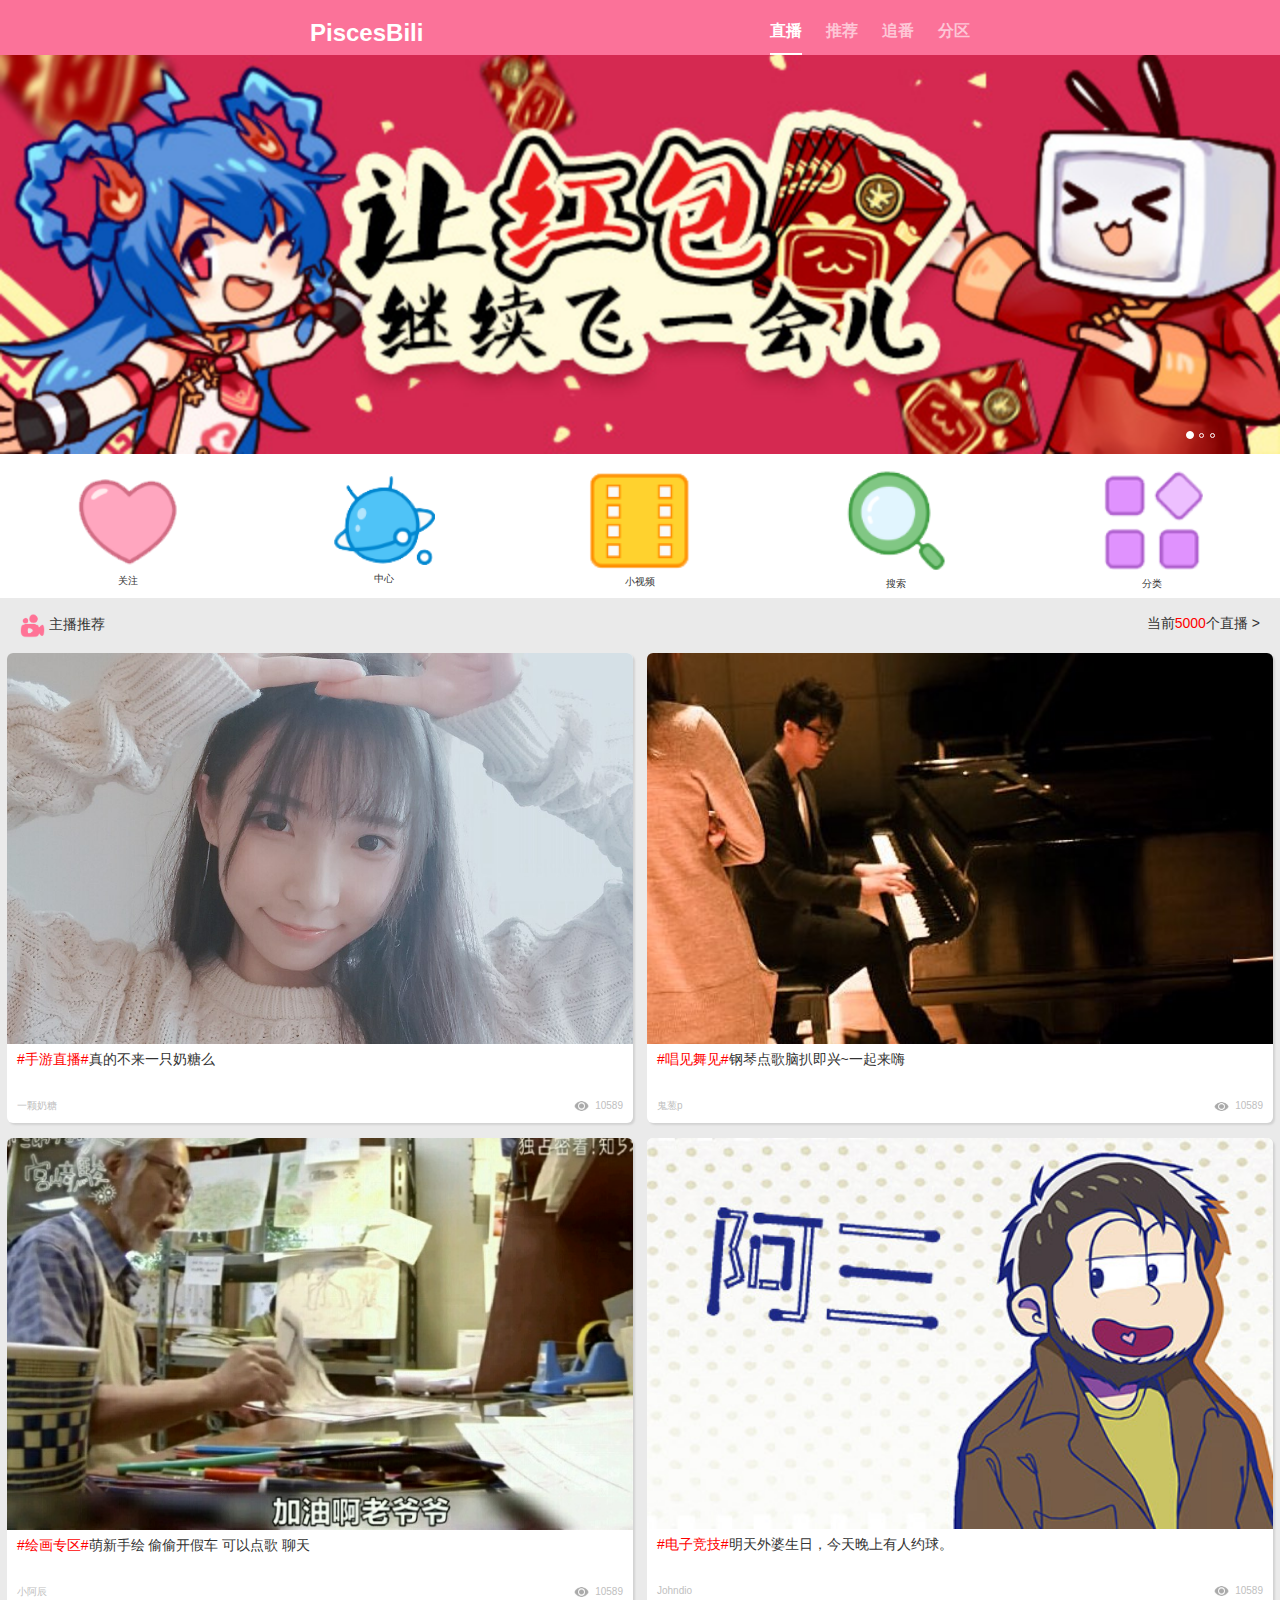
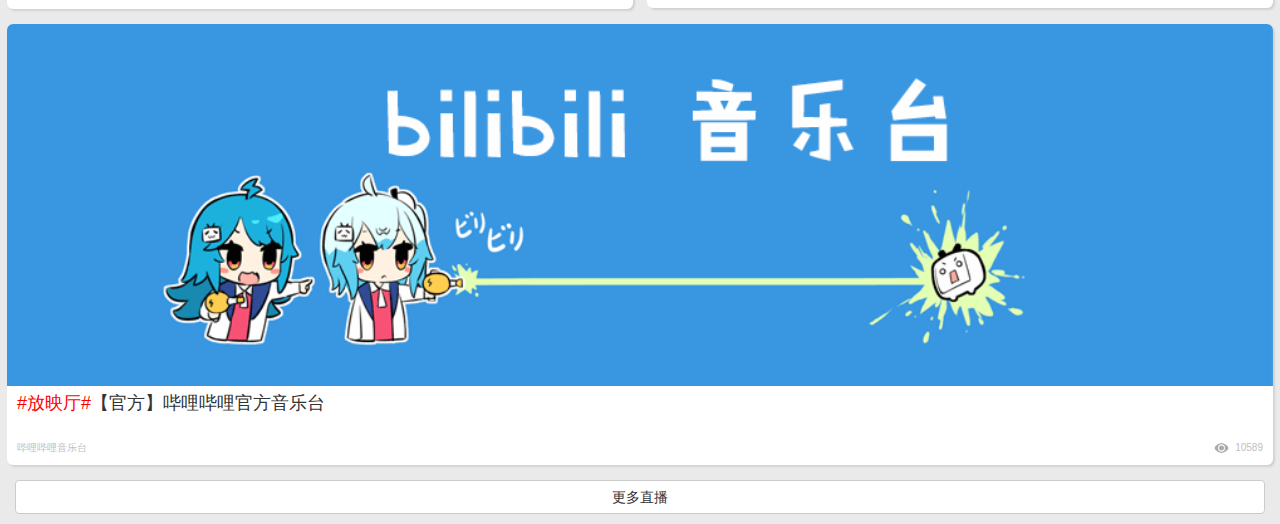
<file: index.html>
<!DOCTYPE html>
<html lang="en">
<head>
    <meta charset="UTF-8">
    <meta http-equiv="X-UA-Compatible" content="IE=edge">
    <meta name="viewport" content="width=device-width,inital-scale=1,maximum-scale=1,user-scalable=0">
    <meta name="description" content="">
    <meta name="author" content="">
    <link href="css/bootstrap.min.css" rel="stylesheet">
    <link href="css/nav.css" type="text/css" rel="stylesheet">
    <link href="css/index.css" rel="stylesheet">
    <script src="js/app.js" type="text/javascript"></script>
    <title>PiscesBili</title>
</head>
<body>
<div class="site-wrapper">
    <div class="site-wrapper-inner">
        <div class="cover-container">
            <div class="masthead clearfix">
                <div class="inner">
                    <h3 class="masthead-brand">PiscesBili</h3>
                    <nav>
                        <ul class="nav masthead-nav">
                            <li class="active"><a href="#">直播</a></li>
                            <li><a href="recommend.html">推荐</a></li>
                            <li><a href="zhuifan.html">追番</a></li>
                            <li><a href="zone.html">分区</a></li>
                        </ul>
                    </nav>
                </div>
            </div>
        </div>
    </div>
</div>

<!--div撑起导航部分-->
<div style="width: 100%;height: 54px"></div>

<!--轮播图-->
<div id="carousel-example-generic" class="carousel slide" data-ride="carousel">
    <!-- Indicators -->
    <ol class="carousel-indicators">
        <li data-target="#carousel-example-generic" data-slide-to="0" class="active"></li>
        <li data-target="#carousel-example-generic" data-slide-to="1"></li>
        <li data-target="#carousel-example-generic" data-slide-to="2"></li>
    </ol>




    <!-- Wrapper for slides -->
    <div class="carousel-inner" role="listbox">
        <div class="item active">
            <img src="image/banne1.jpg" alt="...">
        </div>
        <div class="item">
            <img src="image/banne2.jpg" alt="...">
        </div>
        <div class="item">
            <img src="image/live/banne3.jpg" alt="...">
        </div>
    </div>
    <!-- Controls -->
</div>

<div style="background-color: #fff;width: 100%;">
    <table align="center" cellpadding="0" cellspacing="0" class="mytable">
        <tr>
            <td>
                <img src="image/live/attention.png">
                <span>关注</span>
            </td>
            <td>
                <img src="image/live/centre.png">
                <span>中心</span>
            </td>
            <td>
                <img src="image/live/videos.png">
                <span>小视频</span>
            </td>
            <td>
                <img src="image/live/search.png">
                <span>搜索</span>
            </td>
            <td>
                <img src="image/live/classify.png">
                <span>分类</span>
            </td>
        </tr>
    </table>
</div>

<div class="container-fluid">
    <div style="margin: 15px 5px;">
        <img src="image/live/tuijian.png" width="25px" ;>
        <span>主播推荐</span>
        <span style="float: right;">当前<span style="color: red">5000</span>个直播 ></span>
    </div>

    <div class="row">
        <div class="col-xs-6" style="text-align: left" onclick="myCheck('rmtj1')">
            <div class="jumbotron">
                <img src="image/live/naitang.jpg">
                <div style="width: 100%;height: 40px">
                    <p><span style="color: #FF0000;">#手游直播#</span>真的不来一只奶糖么</p>
                </div>
                <div class="div-bottom">
                    <div>
                        <span>一颗奶糖</span>

                    </div>
                    <div class="float-right">
                        <img src="image/live/eye.png" style="width: 15px;">
                        <span>10589</span>
                    </div>

                </div>
            </div>
        </div>
        <div class="col-xs-6">
            <div class="jumbotron">
                <img src="image/live/gangqin.jpg">
                <div style="width: 100%;height: 40px">
                    <p><span style="color: #FF0000;">#唱见舞见#</span>钢琴点歌脑扒即兴~一起来嗨</p>
                </div>
                <div class="div-bottom">
                    <div>
                        <span class="name">鬼葱p</span>
                    </div>
                    <div class="float-right">
                        <img src="image/live/eye.png" style="width: 15px;">
                        <span class="online">10589</span>
                    </div>

                </div>
            </div>
        </div>
    </div>


    <div class="row">
        <div class="col-xs-6" style="text-align: left" onclick="myCheck('rmtj1')">
            <div class="jumbotron">
                <img src="image/live/gqj.jpg">
                <div style="width: 100%;height: 40px">
                    <p><span style="color: #FF0000;">#绘画专区#</span>萌新手绘 偷偷开假车 可以点歌 聊天</p>
                </div>
                <div class="div-bottom">
                    <div>
                        <span>小阿辰</span>
                    </div>
                    <div class="float-right">
                        <img src="image/live/eye.png" style="width: 15px;">
                        <span>10589</span>
                    </div>

                </div>
            </div>
        </div>
        <div class="col-xs-6">
            <div class="jumbotron">
                <img src="image/live/dianzi.jpg">
                <div style="width: 100%;height: 40px">
                    <p><span style="color: #FF0000;">#电子竞技#</span>明天外婆生日，今天晚上有人约球。</p>
                </div>
                <div class="div-bottom">
                    <div>
                        <span class="name">Johndio</span>
                    </div>
                    <div class="float-right">
                        <img src="image/live/eye.png" style="width: 15px;">
                        <span>10589</span>
                    </div>

                </div>
            </div>
        </div>
    </div>

    <div class="row">
        <div class="col-xs-12">
            <div class="jumbotron">
                <img src="image/live/music.png">
                <div style="width: 100%;height: 40px">
                    <p style="font-size: 18px;"><span style="color: #FF0000;">#放映厅#</span>【官方】哔哩哔哩官方音乐台</p>
                </div>
                <div class="div-bottom">
                    <div>
                        <span>哔哩哔哩音乐台</span>
                    </div>
                    <div class="float-right">
                        <img src="image/live/eye.png" style="width: 15px;">
                        <span class="online">10589</span>
                    </div>

                </div>
            </div>
        </div>
    </div>

</div>
<footer>
    <div class="container-fluid">
        <a class="btn btn-default" href="#" role="button" style="width: 100%; margin-bottom: 10px;">更多直播</a>
    </div>
</footer>
<script src="js/jquery-3.1.1.min.js"></script>
<script src="js/bootstrap.min.js"></script>
</body>
</html>
</file>
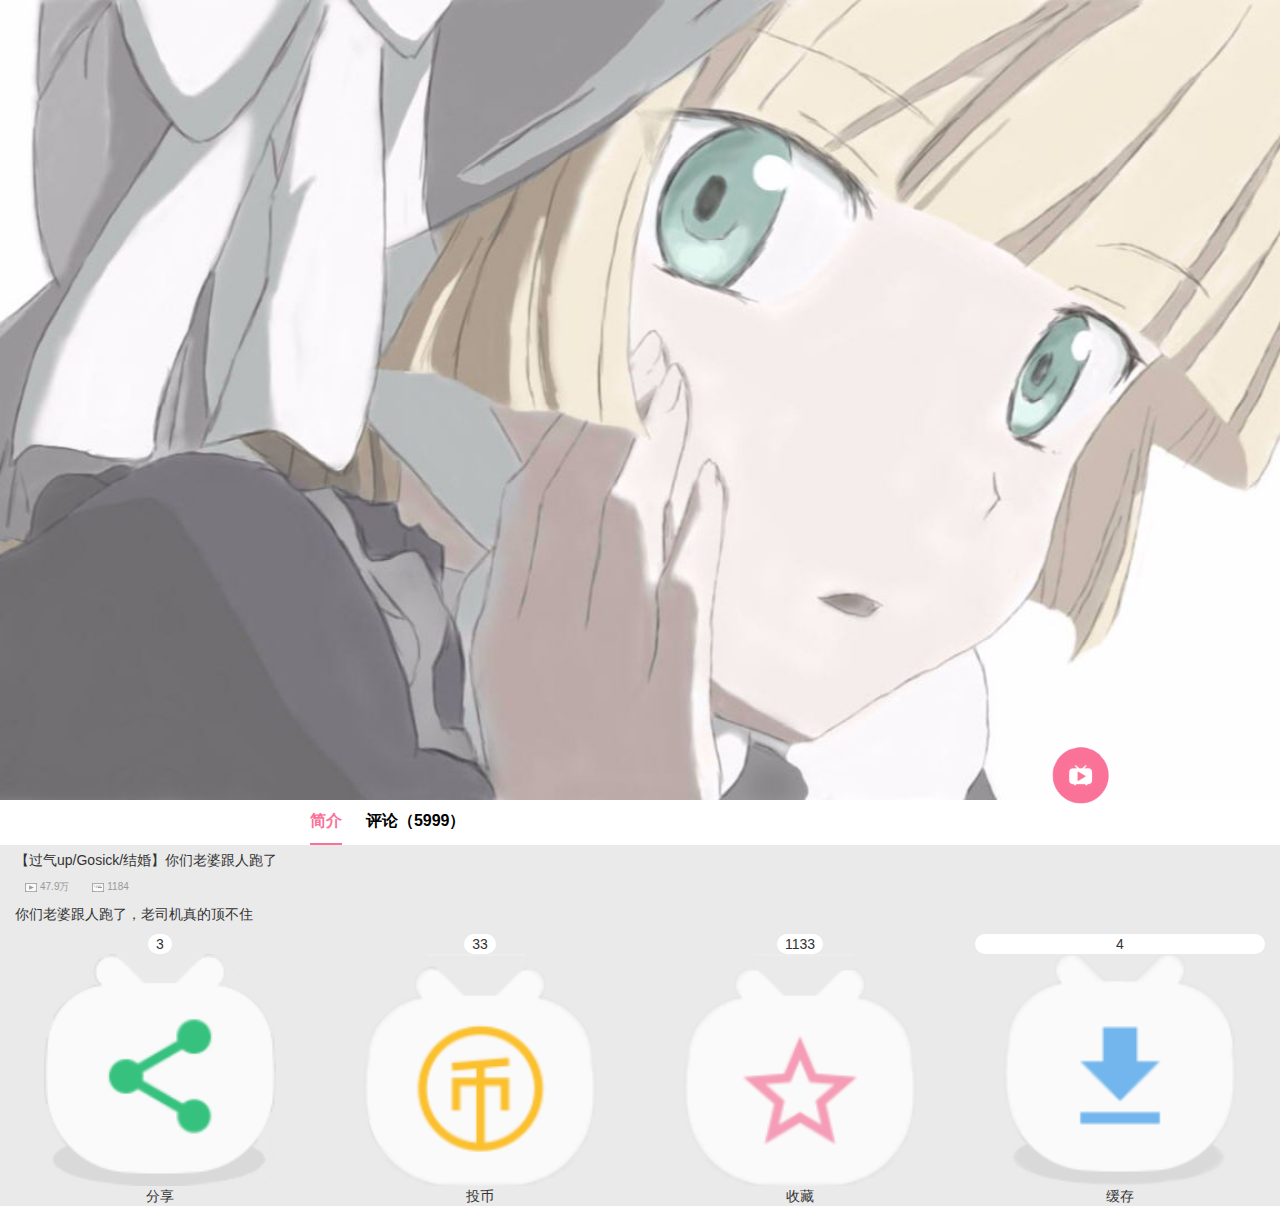
<file: recommend-video.html>
<!DOCTYPE html>
<html lang="en">
<head>
    <meta charset="UTF-8">
    <meta http-equiv="X-UA-Compatible" content="IE=edge">
    <meta name="viewport" content="width=device-width,inital-scale=1,maximum-scale=1,user-scalable=0"/>
    <meta name="description" content>
    <meta name="author" content>
    <link href="css/bootstrap.min.css" type="text/css" rel="stylesheet">
    <link href="css/recommend/recommend-video.css" type="text/css" rel="stylesheet">

    <title>bilibili</title>
</head>
<body>
<div>
    <img src="image/recommend/rmtj1.jpg" class="main-img">
</div>

    <div class="site-wrapper">
        <div class="site-wrapper-inner">
            <div class="cover-container">
                <div class="masthead clearfix">
                    <div class="inner">
                        <nav>
                            <ul class="nav masthead-nav">
                                <li class="active"><a onclick="jump('1')">简介</a></li>
                                <li><a onclick="jump('2')">评论（5999）</a></li>
                            </ul>
                        </nav>
                    </div>
                </div>
            </div>
        </div>
    </div>

    <div class="play-div">
        <img src="image/recommend/play.png">
    </div>

    <div class="main-div container-fluid">
        <p>【过气up/Gosick/结婚】你们老婆跟人跑了</p>
        <div class="div-bottom">
            <div>
                <img src="image/recommend/gks.png">47.9万
            </div>
            <div>
                <img src="image/recommend/pls.png">1184
            </div>

        </div>

        <p>你们老婆跟人跑了，老司机真的顶不住</p>

        <div class="row" id="row">
            <div class="col-xs-3">
                <div class="mydiv">
                    <span class="num">3</span>
                </div>
            </div>
            <div class="col-xs-3">
                <div class="mydiv">
                    <span class="num">33</span>
                </div>
            </div>
            <div class="col-xs-3">
                <div class="mydiv">
                    <span class="num">1133</span>
                </div>
            </div>
            <div class="col-xs-3">
                <div class="mydiv">
                    <span class="num">4</span>
                </div>
            </div>
            <div class="col-xs-3">
                <img src="image/recommend/share.png">
            </div>
            <div class="col-xs-3">
                <img src="image/recommend/toubi.png">
            </div>
            <div class="col-xs-3">
                <img src="image/recommend/collect.png">
            </div>
            <div class="col-xs-3">
                <img src="image/recommend/Cache.png">
            </div>
            <div class="col-xs-3">
                <span>分享</span>
            </div>
            <div class="col-xs-3">
                <span>投币</span>
            </div>
            <div class="col-xs-3">
                <span>收藏</span>
            </div>
            <div class="col-xs-3">
                <span>缓存</span>
            </div>
        </div>
    </div>
    <!--<iframe width="816" height="459" src="https://www.youtube.com/embed/zpOULjyy-n8" frameborder="0" allowfullscreen>-->

    <!--</iframe>-->

    <!--<div class="embed-responsive embed-responsive-16by9">-->
        <!--<iframe class="embed-responsive-item" src="http://video.xianrou.com/2017/02/13/58a10065a978a.mp4"></iframe>-->
    <!--</div>-->

<script>
    window.onload= function () {
        for (var i = 0;i<3;i++){

        var spanNum = document.getElementsByClassName("num")[i];
        document.getElementById("row").getElementsByClassName("mydiv")[i].style.width=(spanNum.offsetWidth+16)+'px';
        }
    }
</script>
</body>
</html>
</file>
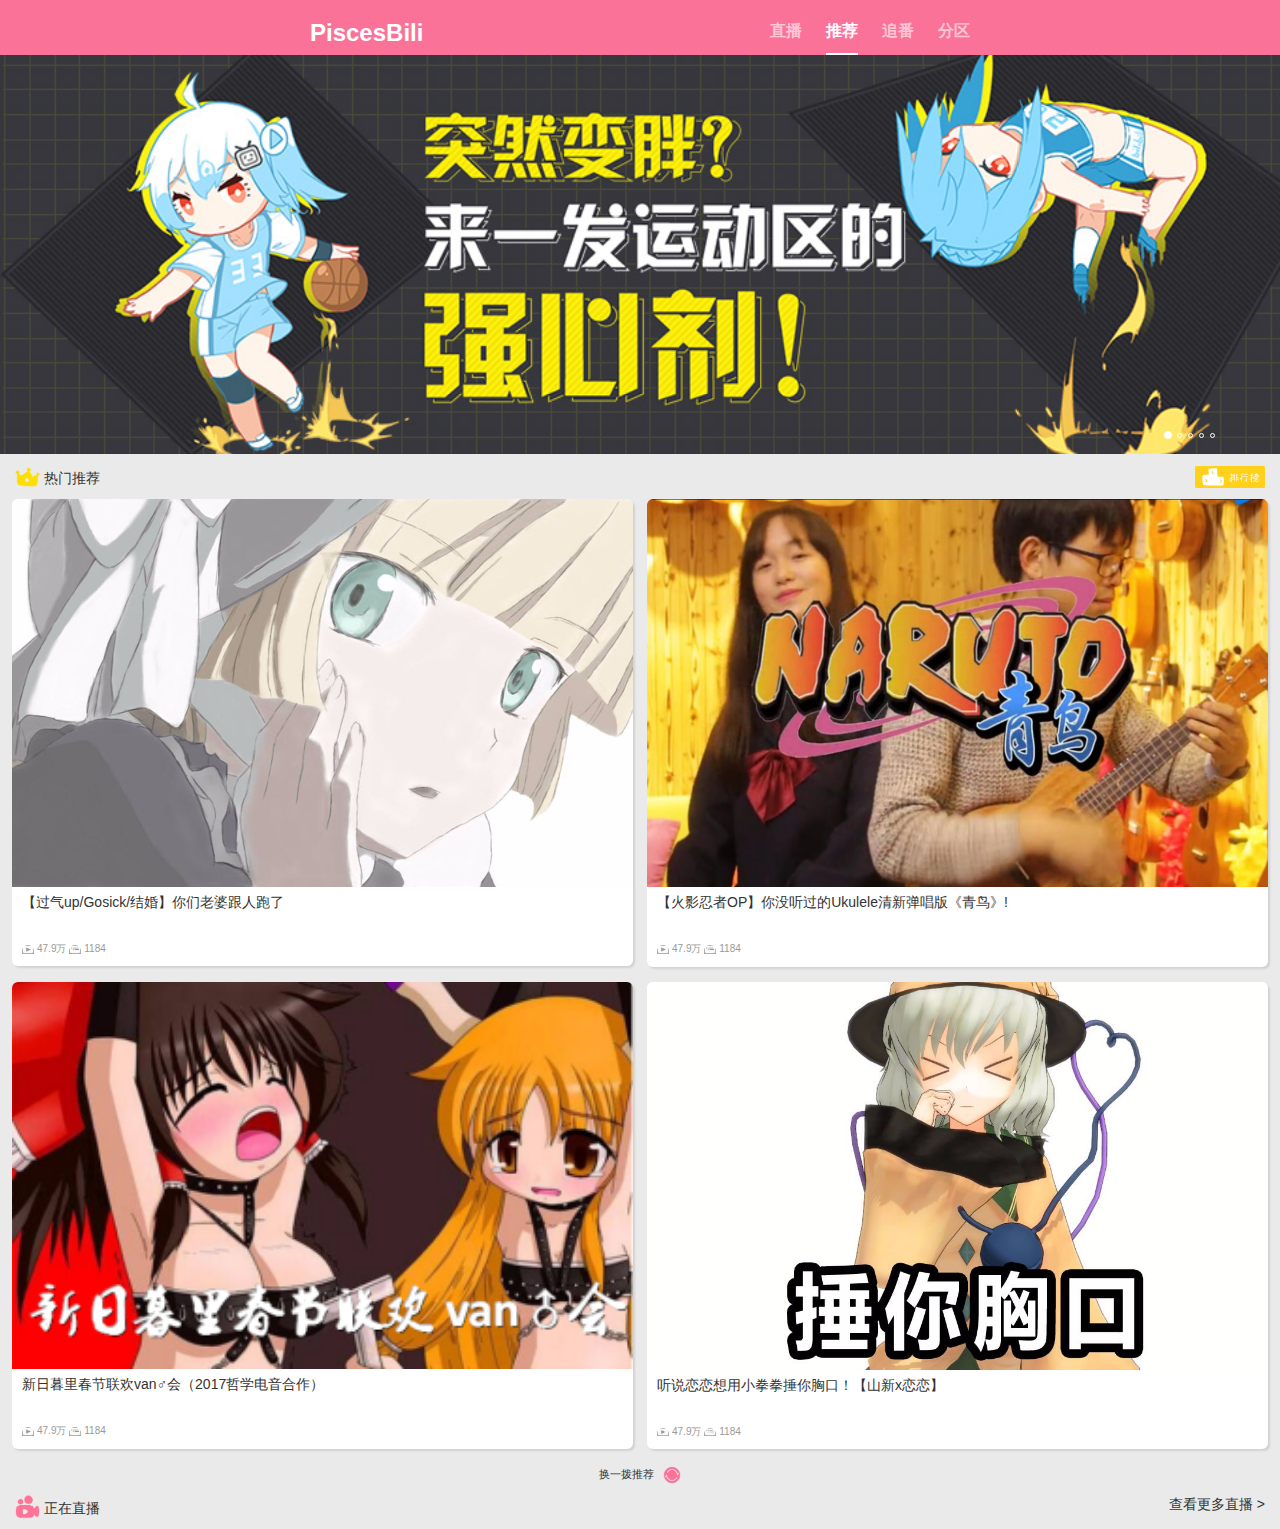
<file: recommend.html>
<!DOCTYPE html>
<html lang="en">
<head>
    <meta charset="UTF-8">
    <meta http-equiv="X-UA-Compatible" content="IE=edge">
    <meta name="viewport" content="width=device-width,inital-scale=1,maximum-scale=1,user-scalable=0"/>
    <meta name="description" content>
    <meta name="author" content>
    <link href="css/bootstrap.min.css" type="text/css" rel="stylesheet">
    <link href="css/nav.css" type="text/css" rel="stylesheet">
    <link href="css/recommend.css" type="text/css" rel="stylesheet">
    <script src="js/app.js" type="text/javascript"></script>


</head>
<body>
<div class="site-wrapper">
    <div class="site-wrapper-inner">
        <div class="cover-container">
            <div class="masthead clearfix">
                <div class="inner">
                    <h3 class="masthead-brand">PiscesBili</h3>
                    <nav>
                        <ul class="nav masthead-nav">
                            <li><a href="index.html">直播</a></li>
                            <li class="active"><a href="recommend.html">推荐</a></li>
                            <li><a href="zhuifan.html">追番</a></li>
                            <li><a href="zone.html">分区</a></li>
                        </ul>
                    </nav>
                </div>
            </div>
        </div>
    </div>
</div>
<!--div撑起导航部分-->
<div style="width: 100%;height: 54px"></div>

<!--轮播图开始-->
<div id="carousel-example-generic" class="carousel slide" data-ride="carousel">
    <!-- Indicators -->
    <ol class="carousel-indicators">
        <li data-target="#carousel-example-generic" data-slide-to="0" class="active"></li>
        <li data-target="#carousel-example-generic" data-slide-to="1"></li>
        <li data-target="#carousel-example-generic" data-slide-to="2"></li>
        <li data-target="#carousel-example-generic" data-slide-to="3"></li>
        <li data-target="#carousel-example-generic" data-slide-to="4"></li>
    </ol>


    <!-- Wrapper for slides -->
    <div class="carousel-inner" role="listbox">
        <div class="item active">
            <img src="image/recommend/banner.jpg" alt="...">
        </div>
        <div class="item">
            <img src="image/recommend/banner2.jpg" alt="...">
        </div>
        <div class="item">
            <img src="image/recommend/banner3.png" alt="...">
        </div>
        <div class="item">
            <img src="image/recommend/banner4.jpg" alt="...">
        </div>
        <div class="item">
            <img src="image/recommend/banner5.jpg" alt="...">
        </div>

    </div>

</div>
<!--轮播图结束-->

<!--内容-->
<!--热门推荐-->
<div class="container-fluid">
    <div style="margin: 10px 0;height: 25px;">
        <img src="image/recommend/rmtj.png" style="vertical-align: middle;margin-bottom: 5px;" width="25px">
        <span style="line-height: 25px">热门推荐</span>
        <img src="image/recommend/phb_btn.png" style="float: right;margin-top: 2px;" onclick="myCheck('ranking')"
             width="70px;">
    </div>


    <div class="row">
        <div class="col-xs-6" style="text-align: left" onclick="myCheck('rmtj1')">
            <div class="jumbotron">
                <img src="image/recommend/rmtj1.jpg">
                <div style="width: 100%;height: 40px">
                    <p>【过气up/Gosick/结婚】你们老婆跟人跑了</p>
                </div>
                <div class="div-bottom">
                    <div>
                        <img src="image/recommend/gks.png">47.9万
                    </div>
                    <div>
                        <img src="image/recommend/pls.png">1184
                    </div>

                </div>
            </div>
        </div>
        <div class="col-xs-6">
            <div class="jumbotron">
                <img src="image/recommend/rmtj2.jpg">
                <div style="width: 100%;height: 40px"><p>【火影忍者OP】你没听过的Ukulele清新弹唱版《青鸟》!</p>
                </div>
                <div class="div-bottom">
                    <div>
                        <img src="image/recommend/gks.png">47.9万
                    </div>
                    <div>
                        <img src="image/recommend/pls.png">1184
                    </div>

                </div>
            </div>
        </div>
    </div>

    <div class="row">
        <div class="col-xs-6">
            <div class="jumbotron">
                <img src="image/recommend/rmtj3.png">
                <div style="width: 100%;height: 40px"><p>新日暮里春节联欢van♂会（2017哲学电音合作）</p>
                </div>
                <div class="div-bottom">
                    <div>
                        <img src="image/recommend/gks.png">47.9万
                    </div>
                    <div>
                        <img src="image/recommend/pls.png">1184
                    </div>

                </div>
            </div>
        </div>
        <div class="col-xs-6">
            <div class="jumbotron">
                <img src="image/recommend/rmtj4.jpg">
                <div style="width: 100%;height: 40px"><p>听说恋恋想用小拳拳捶你胸口！【山新x恋恋】</p>
                </div>
                <div class="div-bottom">
                    <div>
                        <img src="image/recommend/gks.png">47.9万
                    </div>
                    <div>
                        <img src="image/recommend/pls.png">1184
                    </div>

                </div>
            </div>
        </div>
    </div>

</div>

<div style="text-align: center;height: 20px;font-size: 11px">
    <span style="line-height:20px;margin-right: 5px;">换一拨推荐</span>
    <img src="image/recommend/refresh.png" width="18px;">
</div>


<!--正在直播-->
<div class="container-fluid">
    <div style="margin: 10px 0;height: 25px;">
        <img src="image/live/tuijian.png" style="vertical-align: middle;margin-bottom: 5px;" width="25px">
        <span style="line-height: 25px">正在直播</span>
        <span style="float: right">查看更多直播 ></span>
    </div>


    <div class="row" id="live">
        <!--<a href="http://live.bilibili.com/h5/5279">-->
        <!--<div class="col-xs-6">-->
        <!--<div class="jumbotron">-->
        <!--<img src="image/live/danji.jpg">-->
        <!--<div style="width: 100%;height: 40px">-->
        <!--<p><strong>#单机联机#</strong>黎明杀机-壹度</p>-->
        <!--</div>-->

        <!--<div class="div-bottom">-->
        <!--<span style="margin-left: 10px;">黎明杀机-壹度</span>-->
        <!--<div style="float: right">-->
        <!--<img src="image/live/eye.png" style="width: 15px;">-->
        <!--<span class="online">840</span>-->
        <!--</div>-->
        <!--</div>-->
        <!--</div>-->
        <!--</div>-->
        <!--</a>-->
    </div>
</div>

    <script>
        function myCheck(data) {
            switch (data) {

                case 'ranking':
                    window.location.href = 'ranking.html';
                    break;

                case 'rmtj1':
                    window.location.href = 'recommend-video.html'
                    break;
            }
        }


        window.onload = function () {

            $.getJSON("http://app.bilibili.com/x/v2/show/change?appkey=1d8b6e7d45233436&build=434000&mobi_app=android&platform=android&rand=5&ts=1486438790000&sign=4444620d2523d7a05a4b70c9bd4da14d", function (data) {
                alert(data);
            });

            var url = "http://live.bilibili.com/h5/recommendRooms?callback=?";
            $.getJSON(url, "jQuery17202602223168490747_1486870006016&_=1486870006299", function (result) {
                for (var i = 0; i < result.data.length; i++) {
                    var online;
                    if (result.data[i].online >= 10000) {
                        online = (result.data[i].online / 10000).toFixed(1) + "万";
                    } else {
                        online = result.data[i].online;
                    }

                    document.getElementById("live").innerHTML +=
                            "<div class='col-xs-6'>" +
                                "<div class='jumbotron'>" +
                                    "<img src='" + result.data[i].cover + "'> " +
                                    "<div style='width: 100%;height: 40px'>" +
                                        "<p><strong>#单机联机#</strong>" + result.data[i].title + "</p>" +
                                    "</div>" +
                                     "<div class='div-bottom'>" +
                                        "<div>"+
                                            "<span style='margin-left：10px'>" + result.data[i].uname + "</span>" +
                                        "</div>"+
                                        "<div class='float-right'> " +
                                            "<img src='image/live/eye.png' >" +
                                            "<span>" + online + "</span> " +
                                        "</div>" +
                                    "</div>" +
                                "</div>" +
                            "</div>";
                }
            })
        }
    </script>
    <script src="js/jquery-3.1.1.min.js"></script>
    <script src="js/bootstrap.min.js"></script>

</body>
</html>
</file>
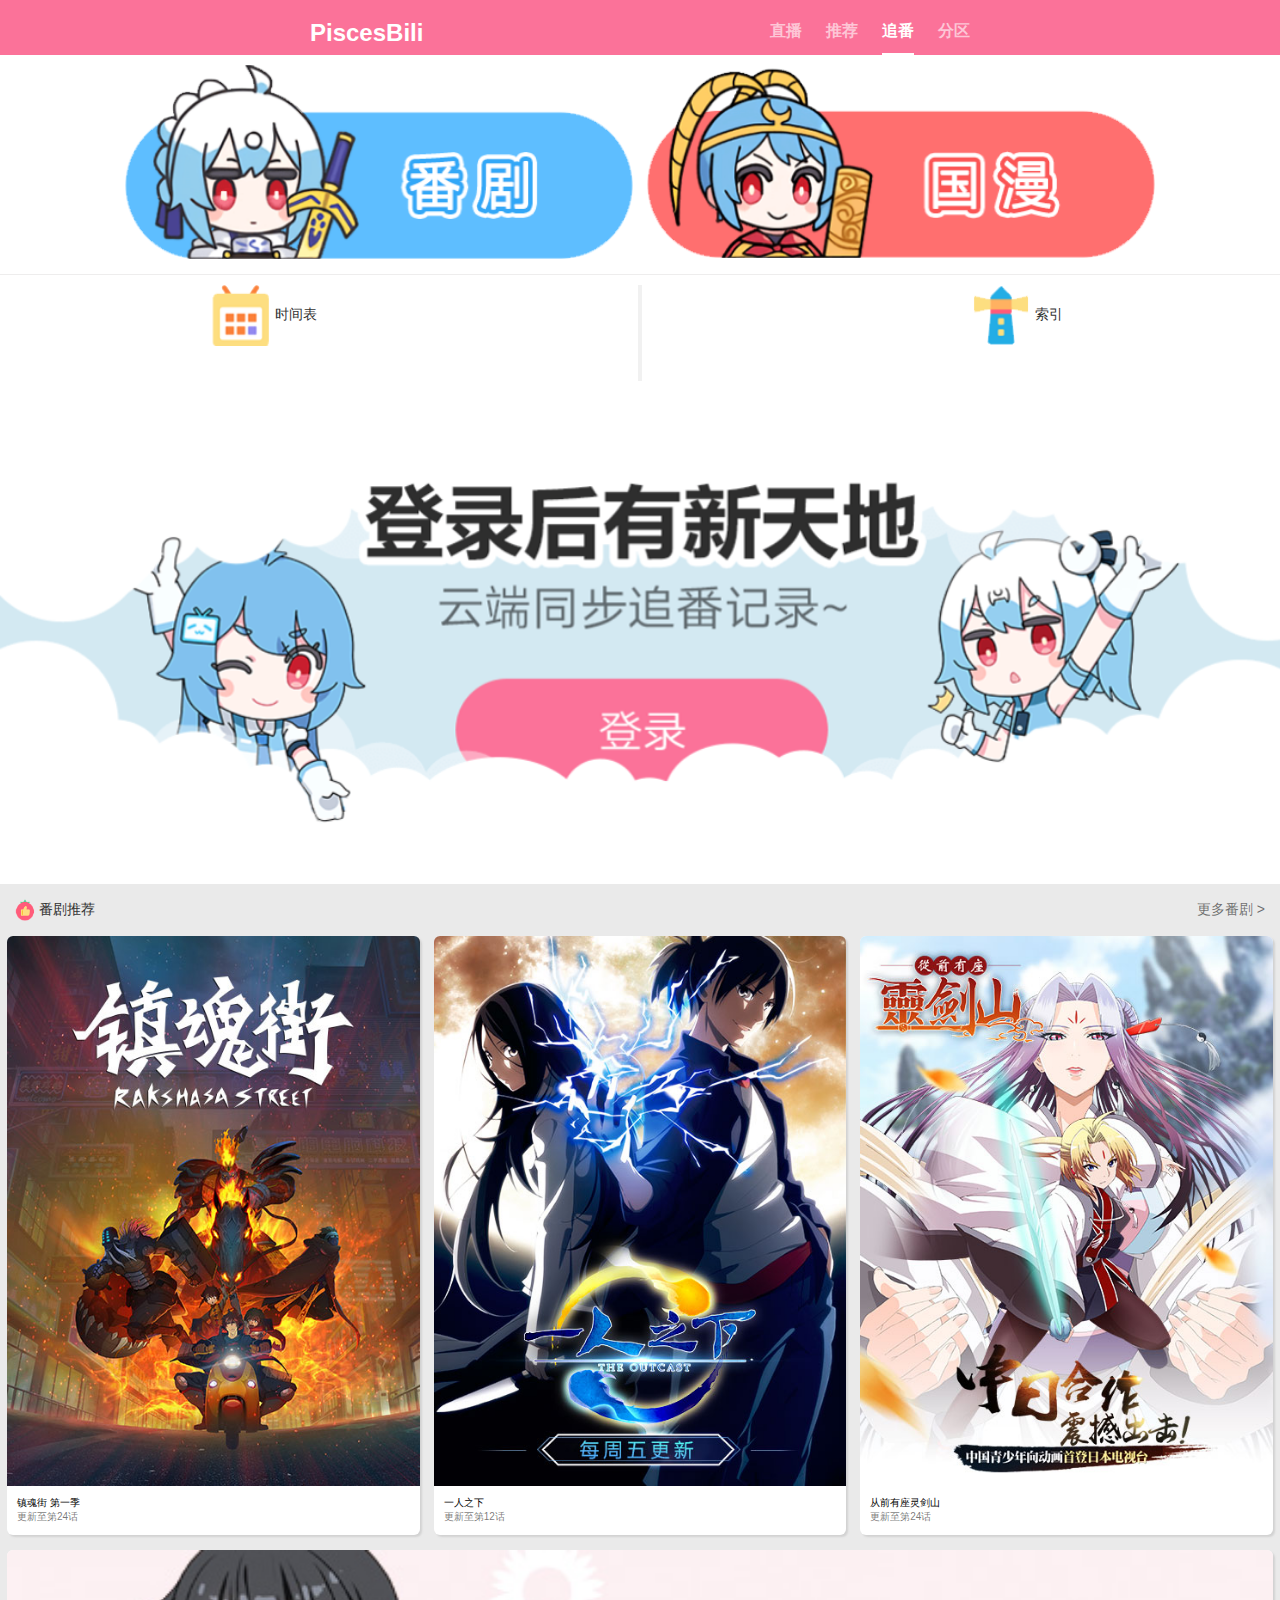
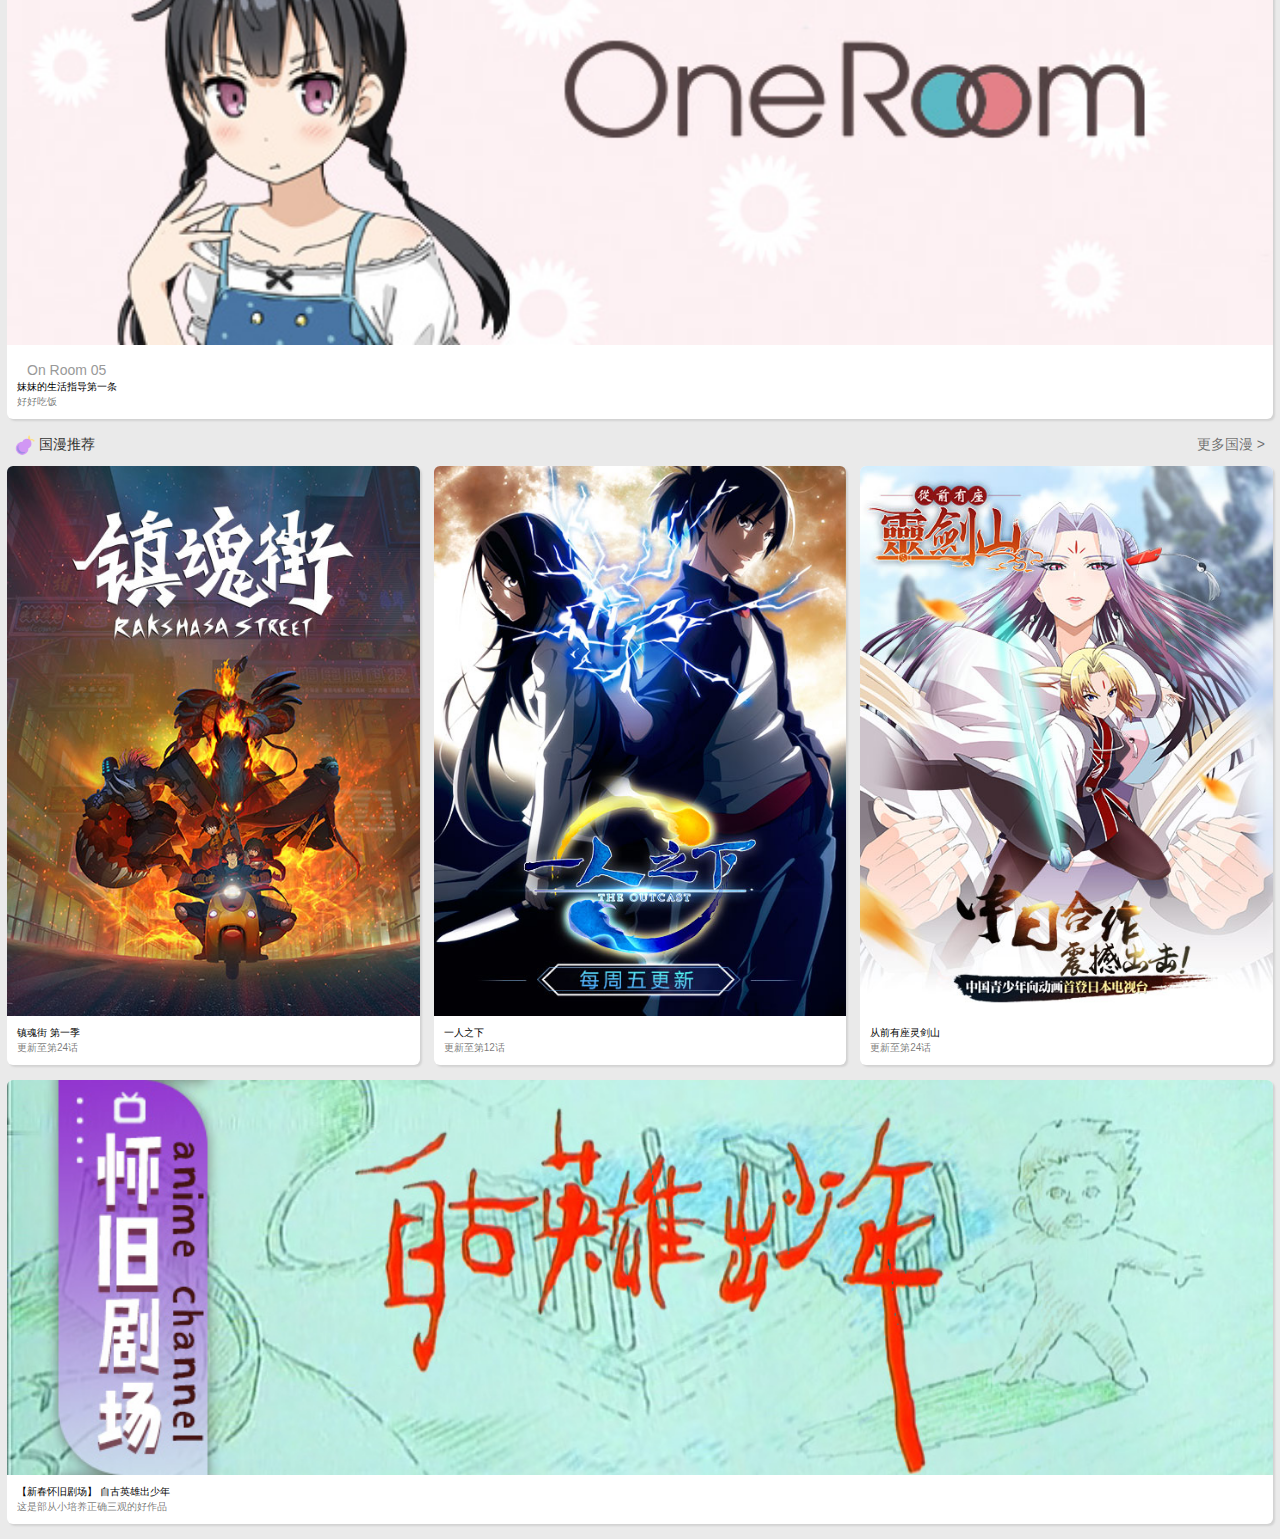
<file: zhuifan.html>
<!DOCTYPE html>
<html lang="en" xmlns="http://www.w3.org/1999/html">
<head>
    <meta charset="UTF-8">
    <meta http-equiv="x-ua-compatible" content="IE=edge">
    <meta name="viewport" content="width=device-width,inital-scale=1,maximum-scale=1,user-scalable=0">
    <meta name="author" content="">
    <link href="css/bootstrap.min.css" rel="stylesheet">
    <link href="css/nav.css" rel="stylesheet">
    <link href="css/zhuifan.css" rel="stylesheet">
    <script src="js/app.js" type="text/javascript"></script>

    <style>

    </style>
</head>
<body>
<header>
    <div class="site-wrapper">
        <div class="site-wrapper-inner">
            <div class="cover-container">
                <div class="masthead clearfix">
                    <div class="inner">
                        <h3 class="masthead-brand">PiscesBili</h3>
                        <nav>
                            <ul class="nav masthead-nav">
                                <li><a href="index.html">直播</a></li>
                                <li><a href="recommend.html">推荐</a></li>
                                <li class="active"><a href="#">追番</a></li>
                                <li><a href="zone.html">分区</a></li>
                            </ul>
                        </nav>
                    </div>
                </div>
            </div>
        </div>
    </div>
</header>
<div class="top">
    <div class="top_image">
        <img src="image/zhuifan/fanju.png" style="width: 40%;margin-right: 3px;">
        <img src="image/zhuifan/guoman.png" style="width: 40%;margin-left: 3px;">
    </div>
    <div class="row" style="text-align: center; padding: 10px;">
        <div class="col-xs-5">
            <img src="image/zhuifan/timelist.png" style="width: 12%;">
            <span>时间表</span>
        </div>
        <div class="col-xs-2">
            <img src="image/zhuifan/fgx.png" width="2%">
        </div>

        <div class="col-xs-5">
            <img src="image/zhuifan/suoyin.png" style="width: 12%;">
            <span>索引</span>
        </div>
    </div>
</div>
<div>
    <img src="image/zhuifan/login.png" style="width: 100%">
    <div class="container-fluid">
        <div style="margin: 15px 0;">
            <img src="image/zhuifan/fjtj.png" width="20px" ;>
            <span>番剧推荐</span>
            <span style="float: right; color: rgba(15, 15, 15, 0.58);">更多番剧 ></span>
        </div>
        <div class="row">
            <div class="col-xs-4" style="text-align: left" onclick="myCheck('rmtj1')">
                <div class="jumbotron">
                    <img src="image/zhuifan/zhenhuenjie.jpg">
                    <div class="div-bottom">
                        <span style="color: #000000">镇魂街 第一季</span><br>
                        <span style="color: rgba(15, 15, 15, 0.58);">更新至第24话</span>
                    </div>
                </div>
            </div>
            <div class="col-xs-4" style="text-align: left" onclick="myCheck('rmtj1')">
                <div class="jumbotron">
                    <img src="image/zhuifan/yirenzhixia.jpg">
                    <div class="div-bottom">
                        <span style="color: #000000">一人之下</span><br>
                        <span style="color: rgba(15, 15, 15, 0.58);">更新至第12话</span>
                    </div>
                </div>
            </div>
            <div class="col-xs-4" style="text-align: left" onclick="myCheck('rmtj1')">
                <div class="jumbotron">
                    <img src="image/zhuifan/lingjianshan.jpg">
                    <div class="div-bottom">
                        <span style="color: #000000">从前有座灵剑山</span><br>
                        <span style="color: rgba(15, 15, 15, 0.58);">更新至第24话</span>
                    </div>
                </div>
            </div>
        </div>

        <div class="row">
            <div class="col-xs-12">
                <div class="jumbotron">
                    <img src="image/zhuifan/onroom.jpg">
                    <div class="div-bottom">
                        <p>On Room 05</p>
                        <span style="color: #000000">妹妹的生活指导第一条</span><br>
                        <span style="color: rgba(15, 15, 15, 0.58);">好好吃饭</span>
                    </div>
                </div>
            </div>
        </div>
        <div style="margin-bottom: 10px;">
            <img src="image/zhuifan/gmtj.png" width="20px" ;>
            <span>国漫推荐</span>
            <span style="float: right; color: rgba(15, 15, 15, 0.58);">更多国漫 ></span>
        </div>
        <div class="row">
            <div class="col-xs-4" style="text-align: left" onclick="myCheck('rmtj1')">
                <div class="jumbotron">
                    <img src="image/zhuifan/zhenhuenjie.jpg">
                    <div class="div-bottom">
                        <span style="color: #000000">镇魂街 第一季</span><br>
                        <span style="color: rgba(15, 15, 15, 0.58);">更新至第24话</span>
                    </div>
                </div>
            </div>
            <div class="col-xs-4" style="text-align: left" onclick="myCheck('rmtj1')">
                <div class="jumbotron">
                    <img src="image/zhuifan/yirenzhixia.jpg">
                    <div class="div-bottom">
                        <span style="color: #000000">一人之下</span><br>
                        <span style="color: rgba(15, 15, 15, 0.58);">更新至第12话</span>
                    </div>
                </div>
            </div>
            <div class="col-xs-4" style="text-align: left" onclick="myCheck('rmtj1')">
                <div class="jumbotron">
                    <img src="image/zhuifan/lingjianshan.jpg">
                    <div class="div-bottom">
                        <span style="color: #000000">从前有座灵剑山</span><br>
                        <span style="color: rgba(15, 15, 15, 0.58);">更新至第24话</span>
                    </div>
                </div>
            </div>
        </div>
        <div class="row">
            <div class="col-xs-12">
                <div class="jumbotron">
                    <img src="image/zhuifan/huaijiu.jpg">
                    <div class="div-bottom">
                        <span style="color: #000000">【新春怀旧剧场】 自古英雄出少年</span><br>
                        <span style="color: rgba(15, 15, 15, 0.58);">这是部从小培养正确三观的好作品</span>
                    </div>
                </div>
            </div>
        </div>
    </div>
</div>
<script src="js/jquery-3.1.1.min.js"></script>
<script src="js/bootstrap.min.js"></script>
</body>
</html>
</file>
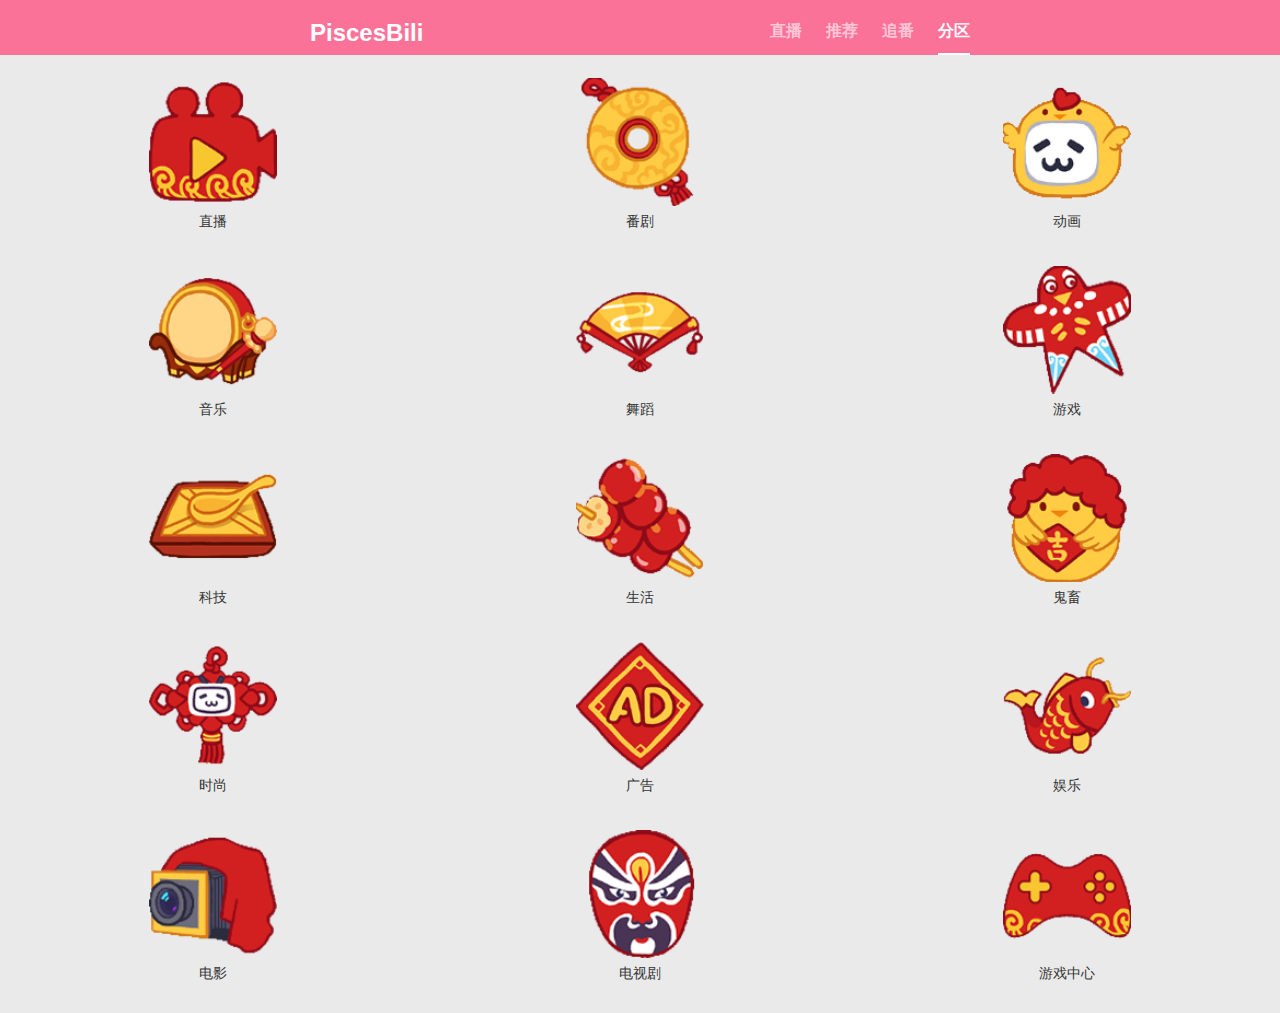
<file: zone.html>
<!DOCTYPE html>
<html lang="en">
<head runat="server">
    <meta charset="UTF-8">
    <meta http-equiv="X-UA-Compatible" content="IE=edge">
    <meta name="viewport" content="width=device-width,maximum-scale=1,user-scalable=0"/>
    <meta name="description" content>
    <meta name="author" content>
    <link href="css/bootstrap.min.css" type="text/css" rel="stylesheet">
    <link href="css/nav.css" type="text/css" rel="stylesheet">
    <link href="css/zone.css" rel="stylesheet">
    <script src="js/jquery-1.6.js" type="text/javascript"></script>
    <script src="js/app.js" type="text/javascript"></script>

</head>
<body>

<div class="site-wrapper">
    <div class="site-wrapper-inner">
        <div class="cover-container">
            <div class="masthead clearfix">
                <div class="inner">
                    <h3 class="masthead-brand">PiscesBili</h3>
                    <nav>
                        <ul class="nav masthead-nav">
                            <li><a href="index.html">直播</a></li>
                            <li><a href="recommend.html">推荐</a></li>
                            <li><a href="zhuifan.html">追番</a></li>
                            <li class="active"><a href="zone.html">分区</a></li>
                        </ul>
                    </nav>
                </div>
            </div>
        </div>
    </div>
</div>
<div style="width: 100%;height: 53px"></div>

<table align="center" cellpadding="0" cellspacing="0" class="mytb">
    <tr>
        <td>
           <a href="test.html"> <img src="image/zone/15.png"   /></a>
            <span>直播</span>
        </td>
        <td>
            <img src="image/zone/14.png" onclick="getJson();" href="#" />
            <span>番剧</span>
        </td>
        <td>
            <img src="image/zone/13.png" onclick="myclick('');" href="#"  />
            <span>动画</span>
        </td>
    </tr>
    <tr>
        <td>
            <img src="image/zone/12.png" onclick="myclick('');" href="#"/>
            <span>音乐</span>
        </td>
        <td>
            <img src="image/zone/11.png" onclick="myclick('');" href="#" />
            <span>舞蹈</span>
        </td>
        <td>
            <img src="image/zone/10.png" onclick="myclick('');" href="#"  />
            <span>游戏</span>
        </td>

    </tr>
    <tr>
        <td>
            <img src="image/zone/9.png" onclick="myclick('');" href="#" />
            <span>科技</span>
        </td>
        <td>
            <img src="image/zone/8.png" onclick="myclick('');" href="#"  />
            <span>生活</span>
        </td>
        <td>
            <img src="image/zone/7.png" onclick="myclick('');" href="#"  />
            <span>鬼畜</span>
        </td>
    </tr>
    <tr>
        <td>
            <img src="image/zone/1.png" onclick="myclick('');" href="#"  />
            <span>时尚</span>
        </td>
        <td>
            <img src="image/zone/6.png" onclick="myclick('');" href="#" />
            <span>广告</span>
        </td>
        <td>
            <img src="image/zone/5.png" onclick="myclick('');" href="#"  />
            <span>娱乐</span>
        </td>
    </tr>
    <tr>
        <td>
            <img src="image/zone/4.png" onclick="myclick('');" href="#"  />
            <span>电影</span>
        </td>
        <td>
            <img src="image/zone/3.png" onclick="myclick('');" href="#"  />
            <span>电视剧</span>
        </td>
        <td>
            <img src="image/zone/2.png" onclick="myclick('');" href="#" />
            <span>游戏中心</span>
        </td>
    </tr>

</table>

</body>
</html>
</file>
<file: css/nav.css>
@charset "UTF-8";
/*卡片底部*/
/*卡片间距*/
body {
  background-color: #eaeaea; }

a {
  text-decoration: none; }

.site-wrapper {
  display: table;
  width: 100%;
  background-color: #fb7299;
  position: fixed;
  top: 0;
  left: 0;
  z-index: 100; }

.site-wrapper-inner {
  display: table-cell;
  vertical-align: top; }

.cover-container {
  margin-right: auto;
  margin-left: auto; }

.inner {
  padding: 0 20px 0 20px; }

.masthead-brand {
  margin-bottom: 0px;
  color: #fff;
  font-weight: bold; }

.masthead-nav > li {
  display: inline-block; }

.masthead-nav > li + li {
  margin-left: 20px; }

.masthead-nav > li > a {
  padding-right: 0;
  padding-left: 0;
  font-size: 16px;
  font-weight: bold;
  color: #fff;
  color: #fdc6d6;
  border-bottom: 2px solid transparent; }

.masthead-nav > li > a:hover,
.masthead-nav > li > a:focus {
  background-color: transparent;
  border-bottom-color: #a9a9a9;
  border-bottom-color: rgba(255, 255, 255, 0.25); }

.masthead-nav > .active > a,
.masthead-nav > .active > a:hover,
.masthead-nav > .active > a:focus {
  color: #fff;
  border-bottom-color: #fff; }

.masthead-brand {
  float: left; }

.masthead-nav {
  float: right;
  margin-top: 10px; }

/*
 * Affix and center
 */
@media (min-width: 992px) {
  .masthead,
  .cover-container {
    width: 700px; } }
.item img {
  width: 100%; }

.navbar-default {
  background-color: #fb7299;
  border-color: #fb7299; }

.navbar {
  color: #fff;
  margin-bottom: 0; }

/*# sourceMappingURL=nav.css.map */
</file>
<file: css/index.css>
@charset "UTF-8";
/*卡片底部*/
/*卡片间距*/
.carousel-indicators {
  position: absolute;
  bottom: 0;
  right: 5%;
  left: 0;
  z-index: 15;
  width: 100%;
  padding-left: 0;
  margin-left: -5%;
  text-align: right;
  list-style: none; }
  .carousel-indicators li {
    width: 5px;
    height: 5px; }
  .carousel-indicators .active {
    width: 8px;
    height: 8px; }

.container-fluid .jumbotron {
  padding-right: 0;
  padding-left: 0; }

.jumbotron {
  border-radius: 6px;
  padding: 0;
  margin-bottom: 15px;
  color: inherit;
  background-color: #fff;
  box-shadow: 2px 2px 2px #d2d2d2; }
  .jumbotron div p {
    text-align: left;
    font-size: 14px;
    margin-top: 5px;
    padding: 0 10px;
    text-overflow: ellipsis;
    overflow: hidden;
    display: -webkit-box;
    -webkit-line-clamp: 2;
    -webkit-box-orient: vertical;
    margin-bottom: 0; }
    .jumbotron div p strong {
      color: #fb7299; }
  .jumbotron span {
    color: #c0c0c0; }
  .jumbotron img {
    width: 100%;
    border-top-left-radius: 6px;
    border-top-right-radius: 6px; }

.div-bottom {
  text-align: left;
  font-size: 10px;
  color: #999999;
  padding: 10px; }
  .div-bottom img {
    width: 12px;
    margin-right: 3px; }
  .div-bottom div {
    display: inline; }

.float-right {
  float: right; }

.col-xs-6, .col-xs-12 {
  padding-left: 7px;
  padding-right: 7px; }

.mytable {
  width: 100%; }

.mytable tr td {
  width: 20%;
  text-align: center;
  padding-top: 15px;
  padding-bottom: 0px; }

.mytable tr td img {
  max-width: 80%;
  width: 40%; }

.mytable tr td span {
  font-size: 10px;
  margin: 6px 0;
  display: block; }

/*
 * Affix and center
 */
@media (min-width: 992px) {
  .masthead,
  .cover-container {
    width: 700px; } }

/*# sourceMappingURL=index.css.map */
</file>
<file: css/recommend/recommend-video.css>
@charset "UTF-8";
body {
  background-color: #eaeaea; }

html, body {
  width: 100%;
  height: 100%; }

a {
  text-decoration: none; }

.main-img {
  width: 100%; }

.site-wrapper {
  display: table;
  width: 100%;
  background-color: #FFF;
  position: relative;
  top: 0;
  left: 0;
  z-index: 1; }

.site-wrapper-inner {
  display: table-cell;
  vertical-align: top; }

.cover-container {
  margin-right: auto;
  margin-left: auto; }

.inner {
  padding: 0 20px 0 20px; }

.masthead-brand {
  margin-bottom: 0px;
  color: #fff;
  font-weight: bold; }

.masthead-nav > li {
  display: inline-block; }

.masthead-nav > li + li {
  margin-left: 20px; }

.masthead-nav > li > a {
  padding-right: 0;
  padding-left: 0;
  font-size: 16px;
  font-weight: bold;
  color: #fb7299;
  color: #000;
  border-bottom: 2px solid transparent; }

.masthead-nav > li > a:hover,
.masthead-nav > li > a:focus {
  background-color: transparent;
  border-bottom-color: #a9a9a9;
  border-bottom-color: rgba(255, 255, 255, 0.25); }

.masthead-nav > .active > a,
.masthead-nav > .active > a:hover,
.masthead-nav > .active > a:focus {
  color: #fb7299;
  border-bottom-color: #fb7299; }

.masthead-brand {
  float: left; }

/*
 * Affix and center
 */
@media (min-width: 992px) {
  .masthead,
  .cover-container {
    width: 700px; } }
.item img {
  width: 100%; }

.play-div {
  position: relative;
  top: -11%;
  left: 82%;
  z-index: 100; }
  .play-div img {
    width: 60px; }

.main-div {
  background-color: #eaeaea;
  width: 100%;
  margin-top: -55px; }

/*卡片底部*/
.div-bottom {
  text-align: left;
  font-size: 10px;
  color: #999999;
  margin-top: 8px;
  padding-bottom: 10px; }
  .div-bottom img {
    width: 12px;
    margin-right: 3px; }
  .div-bottom div {
    display: inline;
    margin: 0 10px 0 10px; }

.mydiv {
  text-align: center;
  background-color: #FFFFFF;
  border-radius: 50px;
  min-width: 20px;
  margin-right: auto;
  margin-left: auto; }

.col-xs-3 {
  text-align: center; }
  .col-xs-3 img {
    width: 80%; }

/*# sourceMappingURL=recommend-video.css.map */
</file>
<file: css/recommend.css>
@charset "UTF-8";
/*卡片底部*/
/*卡片间距*/
.carousel-indicators {
  position: absolute;
  bottom: 0;
  right: 5%;
  left: 0;
  z-index: 15;
  width: 100%;
  padding-left: 0;
  margin-left: -5%;
  text-align: right;
  list-style: none; }
  .carousel-indicators li {
    width: 5px;
    height: 5px; }
  .carousel-indicators .active {
    width: 8px;
    height: 8px; }

.container-fluid .jumbotron {
  padding-right: 0;
  padding-left: 0; }

.jumbotron {
  border-radius: 6px;
  padding: 0;
  margin-bottom: 15px;
  color: inherit;
  background-color: #fff;
  box-shadow: 2px 2px 2px #d2d2d2; }
  .jumbotron div p {
    text-align: left;
    font-size: 14px;
    margin-top: 5px;
    padding: 0 10px;
    text-overflow: ellipsis;
    overflow: hidden;
    display: -webkit-box;
    -webkit-line-clamp: 2;
    -webkit-box-orient: vertical;
    margin-bottom: 0; }
    .jumbotron div p strong {
      color: #fb7299; }
  .jumbotron span {
    color: #c0c0c0; }
  .jumbotron img {
    width: 100%;
    border-top-left-radius: 6px;
    border-top-right-radius: 6px; }

.div-bottom {
  text-align: left;
  font-size: 10px;
  color: #999999;
  padding: 10px; }
  .div-bottom img {
    width: 12px;
    margin-right: 3px; }
  .div-bottom div {
    display: inline; }

.col-xs-6 {
  padding-left: 7px;
  padding-right: 7px; }

.float-right {
  float: right; }

/*按钮大小*/
.btn {
  padding: 3px 5px;
  font-size: 10px; }

.row {
  margin-left: -10px;
  margin-right: -10px; }

.col-xs- img {
  width: 20px; }

.mycol-4 {
  margin-left: -30px;
  text-align: left;
  margin-top: 13px; }

.mycol-6 {
  text-align: right;
  margin: 10px 0 10px 30px; }

.mycol-6 img {
  width: 75px; }

/*# sourceMappingURL=recommend.css.map */
</file>
<file: css/zhuifan.css>
@charset "UTF-8";
/*卡片底部*/
/*卡片间距*/
.top {
  margin-top: 54px;
  padding-top: 10px;
  padding-bottom: 5px;
  background-color: #fff; }

.top_image {
  text-align: center;
  padding-bottom: 15px;
  border-bottom: 1px solid rgba(102, 94, 87, 0.11); }

.top div li {
  float: left;
  list-style: none; }

.container-fluid .jumbotron {
  padding-right: 0;
  padding-left: 0; }

.jumbotron {
  border-radius: 6px;
  padding: 0;
  margin-bottom: 15px;
  color: inherit;
  background-color: #fff;
  box-shadow: 2px 2px 2px #d2d2d2; }
  .jumbotron div p {
    text-align: left;
    font-size: 14px;
    margin-top: 5px;
    padding: 0 10px;
    text-overflow: ellipsis;
    overflow: hidden;
    display: -webkit-box;
    -webkit-line-clamp: 2;
    -webkit-box-orient: vertical;
    margin-bottom: 0; }
    .jumbotron div p strong {
      color: #fb7299; }
  .jumbotron span {
    color: #c0c0c0; }
  .jumbotron img {
    width: 100%;
    border-top-left-radius: 6px;
    border-top-right-radius: 6px; }

.div-bottom {
  text-align: left;
  font-size: 10px;
  color: #999999;
  padding: 10px; }
  .div-bottom img {
    width: 12px;
    margin-right: 3px; }
  .div-bottom div {
    display: inline; }

.float-right {
  float: right; }

.col-xs-6, .col-xs-12 {
  padding-left: 7px;
  padding-right: 7px; }

.col-xs-4, .col-xs-12 {
  padding-left: 7px;
  padding-right: 7px; }

/*# sourceMappingURL=zhuifan.css.map */
</file>
<file: css/zone.css>
/* 表格布局的九宫格 */
.mytb {
    width: 100%;
    margin-bottom: 20px;
}

.mytb tr td {
    width: 33.33%;
    text-align: center;
    padding-top: 25px;
}

.mytb tr td img {
    max-width: 80%;
    width: 30%;
    margin-bottom:5px;
}

.mytb tr td span {
    display: block;
    width: 100%;
    line-height: 20px;
    text-align: center;
    margin-bottom: 10px;
}
</file>
